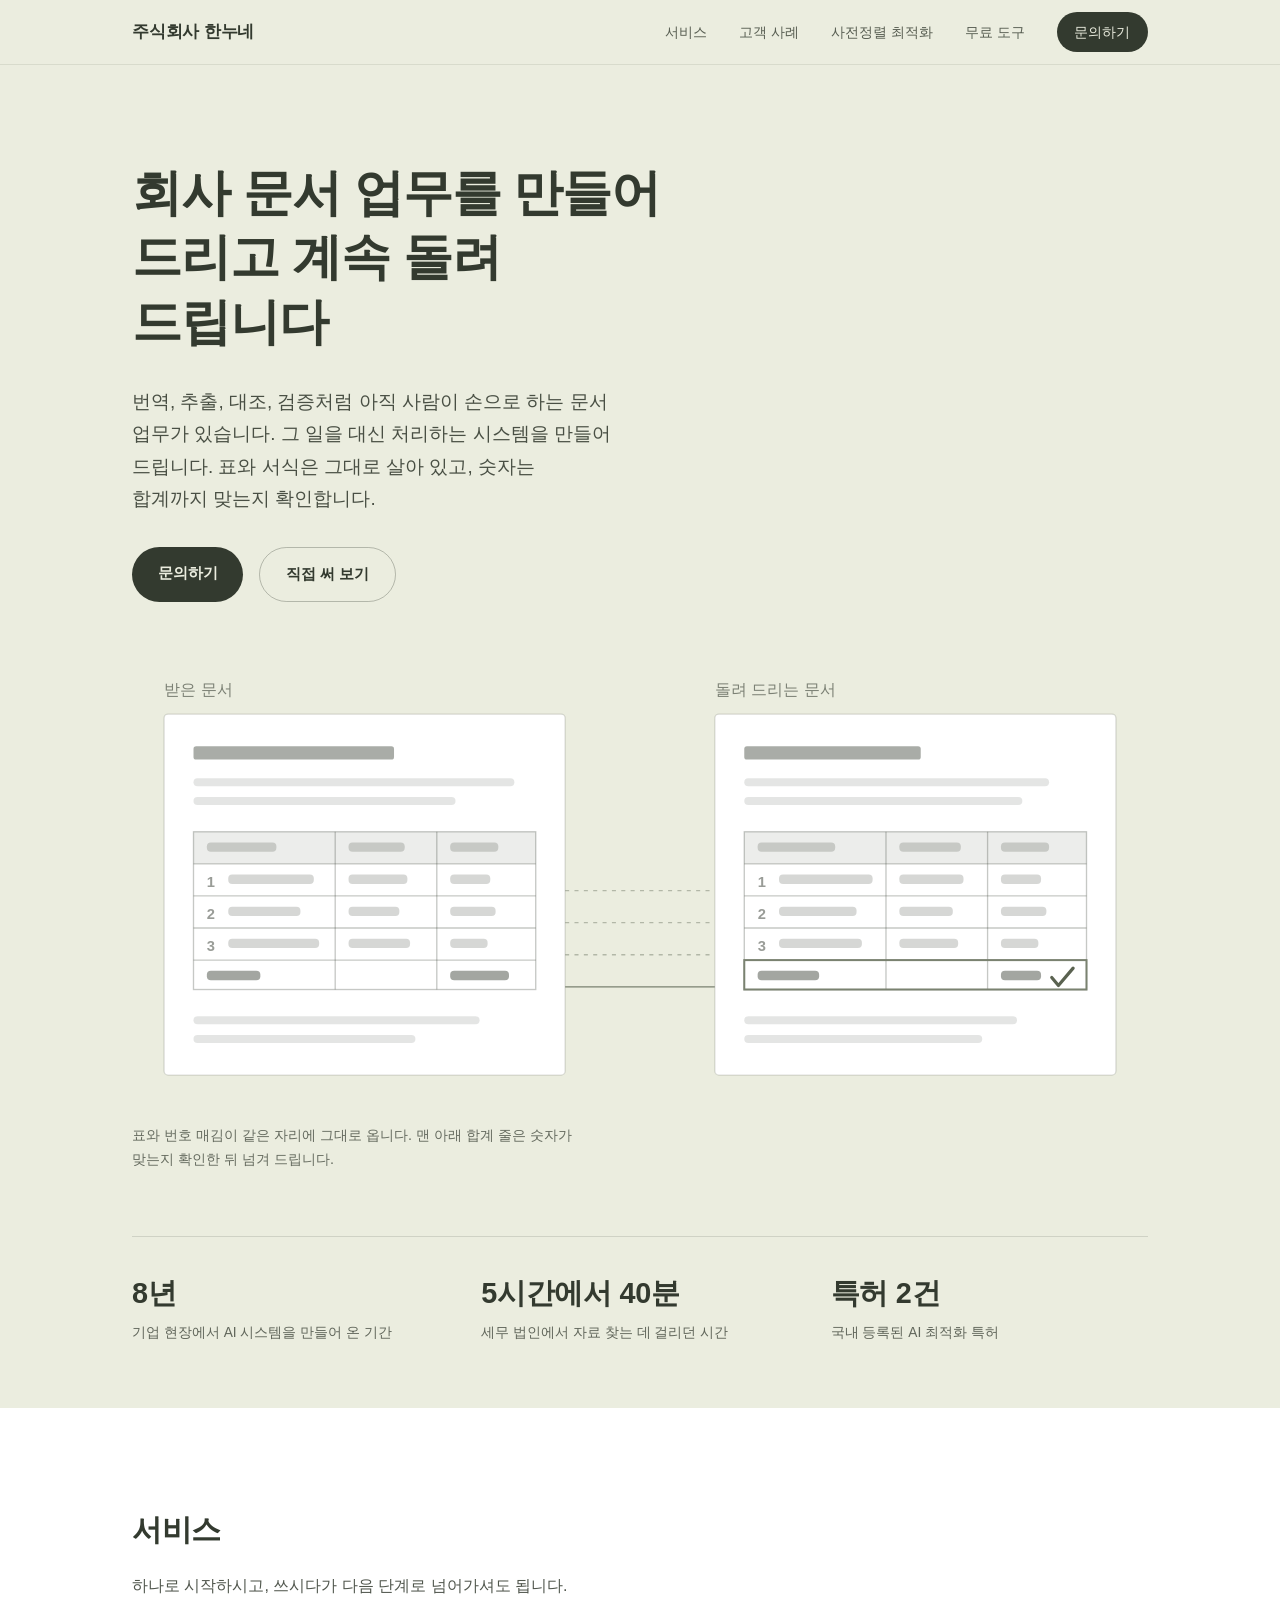
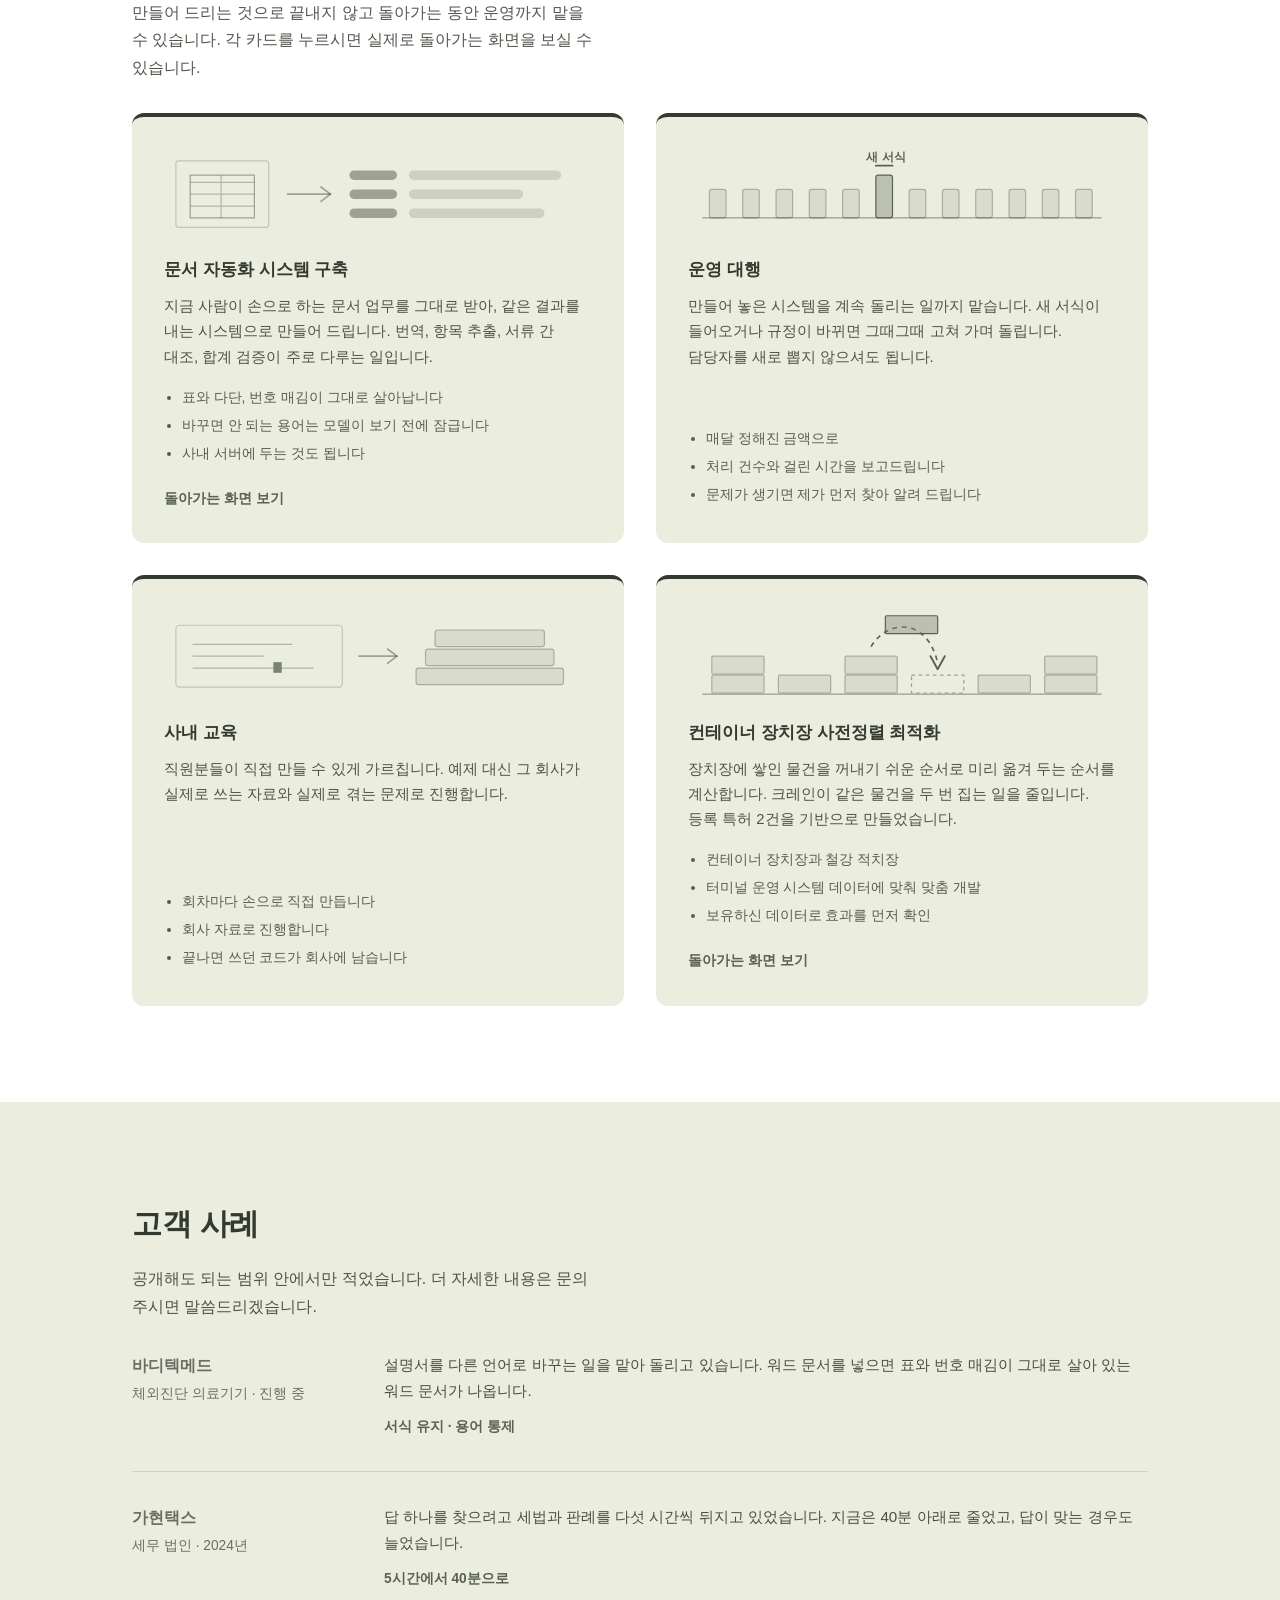
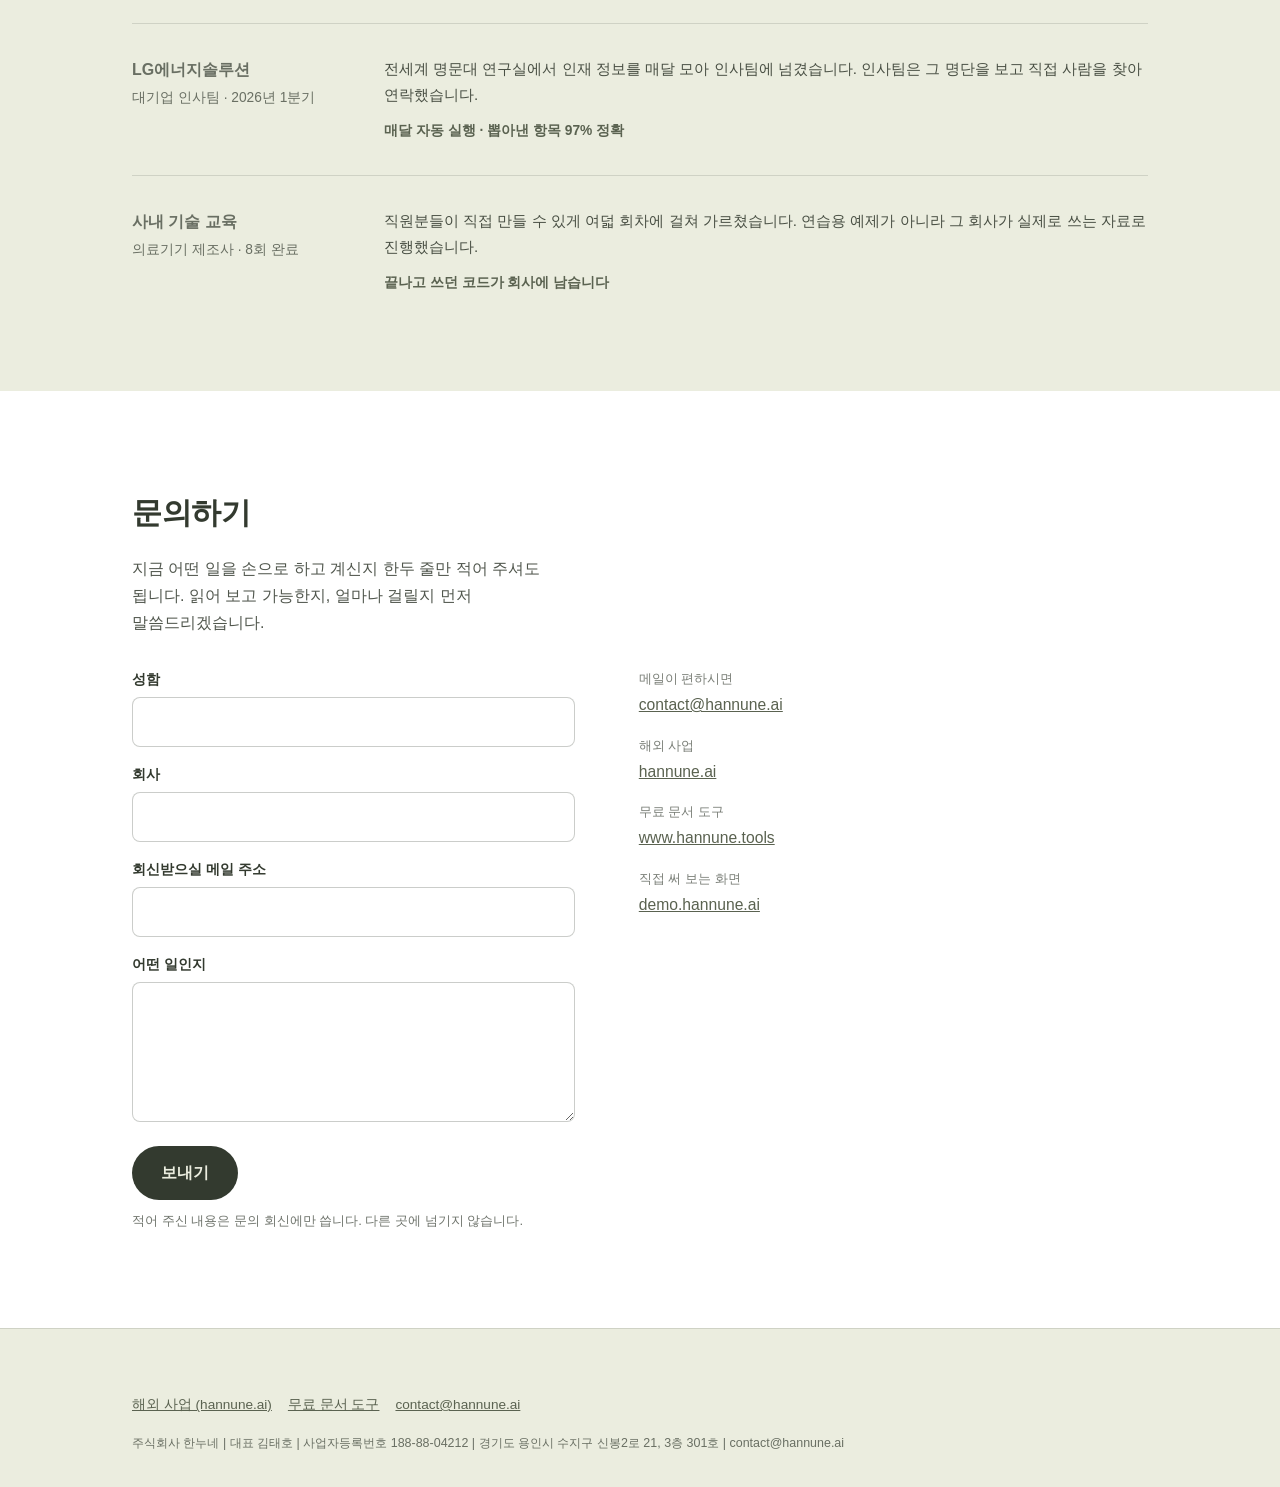
<file: index.html>
<!DOCTYPE html>
<html lang="ko">
<head>
<meta charset="UTF-8">
<meta name="viewport" content="width=device-width, initial-scale=1.0">
<title>주식회사 한누네 — 회사 문서 업무를 만들어 드리고 계속 돌려 드립니다</title>
<meta name="description" content="번역, 추출, 검증처럼 사람이 손으로 하던 문서 업무를 자동화해 드립니다. 서식을 그대로 살리고 숫자를 검증합니다. 만들어 드리는 것으로 끝내지 않고 운영까지 맡습니다.">
<link rel="canonical" href="https://hannune.net/">
<meta property="og:type" content="website">
<meta property="og:title" content="주식회사 한누네">
<meta property="og:description" content="회사 문서 업무를 만들어 드리고 계속 돌려 드립니다.">
<meta property="og:url" content="https://hannune.net/">
<meta property="og:locale" content="ko_KR">
<link rel="icon" href="favicon.svg" type="image/svg+xml">
<link rel="icon" href="favicon.png" type="image/png">
<link rel="stylesheet" href="styles.css">
<!-- 구글 애널리틱스 (2026-10-30 만든 hannune.net 측정 번호).
     영어 사이트 번호를 쓰면 국내 방문이 그쪽 숫자에 섞이므로 따로 만들었다. -->
<script async src="https://www.googletagmanager.com/gtag/js?id=G-S7EXKDCVSP"></script>
<script>
  window.dataLayer = window.dataLayer || [];
  function gtag(){dataLayer.push(arguments);}
  gtag('js', new Date());
  gtag('config', 'G-S7EXKDCVSP');
</script>
<!-- 검색 엔진이 회사와 서비스를 글이 아니라 자료로 읽게 하는 표시다.
     여기 적는 값은 전부 이 쪽에 이미 보이는 것과 같아야 한다. -->
<script type="application/ld+json">
{
  "@context": "https://schema.org",
  "@graph": [
    {
      "@type": "Organization",
      "@id": "https://hannune.net/#org",
      "name": "주식회사 한누네",
      "alternateName": "Hannune Inc.",
      "url": "https://hannune.net/",
      "sameAs": ["https://hannune.ai/"],
      "email": "contact@hannune.ai",
      "founder": {"@type": "Person", "name": "김태호"},
      "address": {
        "@type": "PostalAddress",
        "streetAddress": "신봉2로 21, 3층 301호",
        "addressLocality": "용인시 수지구",
        "addressRegion": "경기도",
        "addressCountry": "KR"
      },
      "taxID": "188-88-04212",
      "description": "회사가 사람 손으로 하던 문서 업무를 대신 처리하는 시스템을 만들고 계속 돌려 드립니다."
    },
    {
      "@type": "WebSite",
      "@id": "https://hannune.net/#site",
      "url": "https://hannune.net/",
      "name": "주식회사 한누네",
      "inLanguage": "ko",
      "publisher": {"@id": "https://hannune.net/#org"}
    },
    {
      "@type": "Service",
      "name": "문서 자동화 시스템 구축",
      "serviceType": "문서 업무 자동화",
      "provider": {"@id": "https://hannune.net/#org"},
      "areaServed": {"@type": "Country", "name": "대한민국"},
      "description": "번역, 항목 추출, 서류 간 대조, 합계 검증처럼 사람이 손으로 하던 문서 업무를 그대로 받아 같은 결과를 내는 시스템으로 만듭니다. 표와 다단과 번호 매김이 그대로 살아납니다."
    },
    {
      "@type": "Service",
      "name": "운영 대행",
      "serviceType": "자동화 시스템 운영",
      "provider": {"@id": "https://hannune.net/#org"},
      "areaServed": {"@type": "Country", "name": "대한민국"},
      "description": "만들어 놓은 시스템을 계속 돌리는 일까지 맡습니다. 새 서식이 들어오거나 규정이 바뀌면 그때그때 고쳐 가며 돌립니다."
    },
    {
      "@type": "Service",
      "name": "사내 교육",
      "serviceType": "기업 기술 교육",
      "provider": {"@id": "https://hannune.net/#org"},
      "areaServed": {"@type": "Country", "name": "대한민국"},
      "description": "직원이 직접 만들 수 있게 가르칩니다. 그 회사가 실제로 쓰는 자료로 진행하고 끝나면 쓰던 코드가 회사에 남습니다."
    },
    {
      "@type": "Service",
      "name": "컨테이너 장치장 사전정렬 최적화",
      "serviceType": "물류 최적화",
      "provider": {"@id": "https://hannune.net/#org"},
      "areaServed": {"@type": "Country", "name": "대한민국"},
      "url": "https://hannune.net/pre-marshalling/",
      "description": "장치장에 쌓인 물건을 꺼내기 쉬운 순서로 미리 옮겨 두는 이동 순서를 계산해 재취급을 줄입니다. 등록 특허 2건을 기반으로 만들었습니다."
    }
  ]
}
</script>
</head>
<body>

<header class="site-header">
  <div class="container header-inner">
    <a href="/" class="site-name">주식회사 한누네</a>
    <nav class="header-nav">
      <a href="#offer">서비스</a>
      <a href="#work">고객 사례</a>
      <a href="/pre-marshalling/">사전정렬 최적화</a>
      <a href="https://www.hannune.tools/" target="_blank" rel="noopener">무료 도구</a>
      <a href="#contact" class="header-cta">문의하기</a>
    </nav>
  </div>
</header>

<main>

<section class="hero">
  <div class="container">
    <h1>회사 문서 업무를 만들어 드리고 계속 돌려 드립니다</h1>
    <p class="lead">
      번역, 추출, 대조, 검증처럼 아직 사람이 손으로 하는 문서 업무가 있습니다.
      그 일을 대신 처리하는 시스템을 만들어 드립니다. 표와 서식은 그대로 살아 있고,
      숫자는 합계까지 맞는지 확인합니다.
    </p>
    <div class="hero-actions">
      <a href="#contact" class="btn btn-primary">문의하기</a>
      <a href="https://demo.hannune.ai/" class="btn btn-secondary" target="_blank" rel="noopener">직접 써 보기</a>
    </div>

    <figure class="hero-figure">
      <!-- 사진 대신 한누네가 실제로 내놓는 결과물을 그린다. 왼쪽이 받은 문서,
           오른쪽이 돌려 드리는 문서다. 표의 줄이 같은 자리에 그대로 있고,
           가운데 가는 선이 그 줄끼리 이어진다는 것을 보여 준다. 마지막 합계
           줄에만 색을 써서 숫자를 확인한다는 것을 한 군데에서만 말한다. -->
      <svg class="doc-pair" viewBox="0 0 760 330" role="img"
           aria-label="왼쪽의 원본 문서와 오른쪽의 번역된 문서. 표와 번호 매김이 같은 자리에 그대로 있고 맨 아래 합계 줄에 확인 표시가 있다.">
        <g class="dp-ink">
          <text class="dp-tag" x="24" y="22">받은 문서</text>
          <text class="dp-tag" x="436" y="22">돌려 드리는 문서</text>

          <!-- 왼쪽 문서 -->
          <rect class="dp-page" x="24" y="36" width="300" height="270" rx="3"/>
          <rect class="dp-title" x="46" y="60" width="150" height="10" rx="2"/>
          <rect class="dp-line" x="46" y="84" width="240" height="6" rx="3"/>
          <rect class="dp-line" x="46" y="98" width="196" height="6" rx="3"/>

          <rect class="dp-head" x="46" y="124" width="256" height="24"/>
          <rect class="dp-grid" x="46" y="124" width="256" height="118"/>
          <path class="dp-rule" d="M46 148 H302 M46 172 H302 M46 196 H302 M46 220 H302"/>
          <path class="dp-rule" d="M152 124 V242 M228 124 V242"/>
          <rect class="dp-cell" x="56" y="132" width="52" height="7" rx="3"/>
          <rect class="dp-cell" x="162" y="132" width="42" height="7" rx="3"/>
          <rect class="dp-cell" x="238" y="132" width="36" height="7" rx="3"/>
          <text class="dp-num" x="56" y="165">1</text>
          <text class="dp-num" x="56" y="189">2</text>
          <text class="dp-num" x="56" y="213">3</text>
          <rect class="dp-cell" x="72" y="156" width="64" height="7" rx="3"/>
          <rect class="dp-cell" x="72" y="180" width="54" height="7" rx="3"/>
          <rect class="dp-cell" x="72" y="204" width="68" height="7" rx="3"/>
          <rect class="dp-cell" x="162" y="156" width="44" height="7" rx="3"/>
          <rect class="dp-cell" x="162" y="180" width="38" height="7" rx="3"/>
          <rect class="dp-cell" x="162" y="204" width="46" height="7" rx="3"/>
          <rect class="dp-cell" x="238" y="156" width="30" height="7" rx="3"/>
          <rect class="dp-cell" x="238" y="180" width="34" height="7" rx="3"/>
          <rect class="dp-cell" x="238" y="204" width="28" height="7" rx="3"/>
          <rect class="dp-cell dp-strong" x="56" y="228" width="40" height="7" rx="3"/>
          <rect class="dp-cell dp-strong" x="238" y="228" width="44" height="7" rx="3"/>

          <rect class="dp-line" x="46" y="262" width="214" height="6" rx="3"/>
          <rect class="dp-line" x="46" y="276" width="166" height="6" rx="3"/>

          <!-- 같은 줄끼리 이어진다 -->
          <path class="dp-link" d="M324 168 H436 M324 192 H436 M324 216 H436"/>
          <path class="dp-link dp-link-sum" d="M324 240 H436"/>

          <!-- 오른쪽 문서 -->
          <rect class="dp-page" x="436" y="36" width="300" height="270" rx="3"/>
          <rect class="dp-title" x="458" y="60" width="132" height="10" rx="2"/>
          <rect class="dp-line" x="458" y="84" width="228" height="6" rx="3"/>
          <rect class="dp-line" x="458" y="98" width="208" height="6" rx="3"/>

          <rect class="dp-head" x="458" y="124" width="256" height="24"/>
          <rect class="dp-grid" x="458" y="124" width="256" height="118"/>
          <path class="dp-rule" d="M458 148 H714 M458 172 H714 M458 196 H714 M458 220 H714"/>
          <path class="dp-rule" d="M564 124 V242 M640 124 V242"/>
          <rect class="dp-cell" x="468" y="132" width="58" height="7" rx="3"/>
          <rect class="dp-cell" x="574" y="132" width="46" height="7" rx="3"/>
          <rect class="dp-cell" x="650" y="132" width="36" height="7" rx="3"/>
          <text class="dp-num" x="468" y="165">1</text>
          <text class="dp-num" x="468" y="189">2</text>
          <text class="dp-num" x="468" y="213">3</text>
          <rect class="dp-cell" x="484" y="156" width="70" height="7" rx="3"/>
          <rect class="dp-cell" x="484" y="180" width="58" height="7" rx="3"/>
          <rect class="dp-cell" x="484" y="204" width="62" height="7" rx="3"/>
          <rect class="dp-cell" x="574" y="156" width="48" height="7" rx="3"/>
          <rect class="dp-cell" x="574" y="180" width="40" height="7" rx="3"/>
          <rect class="dp-cell" x="574" y="204" width="44" height="7" rx="3"/>
          <rect class="dp-cell" x="650" y="156" width="30" height="7" rx="3"/>
          <rect class="dp-cell" x="650" y="180" width="34" height="7" rx="3"/>
          <rect class="dp-cell" x="650" y="204" width="28" height="7" rx="3"/>
          <rect class="dp-cell dp-strong" x="468" y="228" width="46" height="7" rx="3"/>
          <rect class="dp-cell dp-strong" x="650" y="228" width="30" height="7" rx="3"/>
          <rect class="dp-sum" x="458" y="220" width="256" height="22"/>
          <path class="dp-check" d="M688 233 l5 6 l11 -13"/>

          <rect class="dp-line" x="458" y="262" width="204" height="6" rx="3"/>
          <rect class="dp-line" x="458" y="276" width="178" height="6" rx="3"/>
        </g>
      </svg>
      <figcaption>
        표와 번호 매김이 같은 자리에 그대로 옵니다. 맨 아래 합계 줄은 숫자가 맞는지 확인한 뒤 넘겨 드립니다.
      </figcaption>
    </figure>
    <div class="facts">
      <div>
        <div class="fact-value">8년</div>
        <div class="fact-label">기업 현장에서 AI 시스템을 만들어 온 기간</div>
      </div>
      <div>
        <div class="fact-value">5시간에서 40분</div>
        <div class="fact-label">세무 법인에서 자료 찾는 데 걸리던 시간</div>
      </div>
      <div>
        <div class="fact-value">특허 2건</div>
        <div class="fact-label">국내 등록된 AI 최적화 특허</div>
      </div>
    </div>
  </div>
</section>

<section class="section section-white" id="offer">
  <div class="container">
    <h2>서비스</h2>
    <p class="section-lead">
      하나로 시작하시고, 쓰시다가 다음 단계로 넘어가셔도 됩니다.
      만들어 드리는 것으로 끝내지 않고 돌아가는 동안 운영까지 맡을 수 있습니다.
      각 카드를 누르시면 실제로 돌아가는 화면을 보실 수 있습니다.
    </p>

    <div class="offer-grid">
      <article class="offer-card">
        <svg class="offer-figure" viewBox="0 0 360 76" role="img" aria-label="손으로 넘기던 문서가 항목별로 정리된 자료로 바뀌는 그림">
          <g class="of-ink">
            <rect class="of-page" x="10" y="10" width="78" height="56" rx="2"/>
            <path class="of-rule" d="M22 28 H76 M22 38 H76 M22 48 H76 M48 22 V58"/>
            <path class="of-rule of-frame" d="M22 22 H76 V58 H22 Z"/>
            <path class="of-arrow" d="M104 38 H140"/>
            <path class="of-arrow" d="M132 32 l8 6 l-8 6"/>
            <rect class="of-key" x="156" y="18" width="40" height="8" rx="4"/>
            <rect class="of-val" x="206" y="18" width="128" height="8" rx="4"/>
            <rect class="of-key" x="156" y="34" width="40" height="8" rx="4"/>
            <rect class="of-val" x="206" y="34" width="96" height="8" rx="4"/>
            <rect class="of-key" x="156" y="50" width="40" height="8" rx="4"/>
            <rect class="of-val" x="206" y="50" width="114" height="8" rx="4"/>
          </g>
        </svg>
        <h3>문서 자동화 시스템 구축</h3>
        <p>
          지금 사람이 손으로 하는 문서 업무를 그대로 받아, 같은 결과를 내는 시스템으로
          만들어 드립니다. 번역, 항목 추출, 서류 간 대조, 합계 검증이 주로 다루는 일입니다.
        </p>
        <ul>
          <li>표와 다단, 번호 매김이 그대로 살아납니다</li>
          <li>바꾸면 안 되는 용어는 모델이 보기 전에 잠급니다</li>
          <li>사내 서버에 두는 것도 됩니다</li>
        </ul>
        <a class="offer-link" href="https://demo.hannune.ai/" target="_blank" rel="noopener">돌아가는 화면 보기</a>
      </article>

      <article class="offer-card">
        <svg class="offer-figure" viewBox="0 0 360 76" role="img" aria-label="달마다 같은 일이 돌아가고, 새 서식이 들어온 달에는 고쳐서 이어 돌리는 그림">
          <g class="of-ink">
            <path class="of-rule of-base" d="M12 58 H348"/>
            <g class="of-run">
              <rect x="18" y="34" width="14" height="24" rx="2"/>
              <rect x="46" y="34" width="14" height="24" rx="2"/>
              <rect x="74" y="34" width="14" height="24" rx="2"/>
              <rect x="102" y="34" width="14" height="24" rx="2"/>
              <rect x="130" y="34" width="14" height="24" rx="2"/>
              <rect x="186" y="34" width="14" height="24" rx="2"/>
              <rect x="214" y="34" width="14" height="24" rx="2"/>
              <rect x="242" y="34" width="14" height="24" rx="2"/>
              <rect x="270" y="34" width="14" height="24" rx="2"/>
              <rect x="298" y="34" width="14" height="24" rx="2"/>
              <rect x="326" y="34" width="14" height="24" rx="2"/>
            </g>
            <rect class="of-fix" x="158" y="22" width="14" height="36" rx="2"/>
            <path class="of-fix-mark" d="M158 14 h14"/>
            <text class="of-tag" x="150" y="10">새 서식</text>
          </g>
        </svg>
        <h3>운영 대행</h3>
        <p>
          만들어 놓은 시스템을 계속 돌리는 일까지 맡습니다. 새 서식이 들어오거나
          규정이 바뀌면 그때그때 고쳐 가며 돌립니다. 담당자를 새로 뽑지 않으셔도 됩니다.
        </p>
        <ul>
          <li>매달 정해진 금액으로</li>
          <li>처리 건수와 걸린 시간을 보고드립니다</li>
          <li>문제가 생기면 제가 먼저 찾아 알려 드립니다</li>
        </ul>
      </article>

      <article class="offer-card">
        <svg class="offer-figure" viewBox="0 0 360 76" role="img" aria-label="회차를 거치며 직원이 직접 만든 코드가 쌓여 회사에 남는 그림">
          <g class="of-ink">
            <rect class="of-screen" x="10" y="12" width="140" height="52" rx="3"/>
            <path class="of-rule" d="M24 28 H108 M24 38 H84 M24 48 H126"/>
            <rect class="of-caret" x="92" y="43" width="7" height="9"/>
            <path class="of-arrow" d="M164 38 H196"/>
            <path class="of-arrow" d="M188 32 l8 6 l-8 6"/>
            <g class="of-stack">
              <rect x="212" y="48" width="124" height="14" rx="2"/>
              <rect x="220" y="32" width="108" height="14" rx="2"/>
              <rect x="228" y="16" width="92" height="14" rx="2"/>
            </g>
          </g>
        </svg>
        <h3>사내 교육</h3>
        <p>
          직원분들이 직접 만들 수 있게 가르칩니다. 예제 대신 그 회사가 실제로
          쓰는 자료와 실제로 겪는 문제로 진행합니다.
        </p>
        <ul>
          <li>회차마다 손으로 직접 만듭니다</li>
          <li>회사 자료로 진행합니다</li>
          <li>끝나면 쓰던 코드가 회사에 남습니다</li>
        </ul>
      </article>

      <article class="offer-card">
        <svg class="offer-figure" viewBox="0 0 360 76" role="img" aria-label="장치장에 쌓인 컨테이너 중 맨 위 한 개를 크레인이 비어 있는 칸으로 미리 옮겨 두는 그림">
          <g class="of-ink">
            <path class="of-rule of-base" d="M12 70 H348"/>
            <g class="of-box">
              <rect x="20" y="54" width="44" height="15" rx="1"/>
              <rect x="20" y="38" width="44" height="15" rx="1"/>
              <rect x="76" y="54" width="44" height="15" rx="1"/>
              <rect x="132" y="54" width="44" height="15" rx="1"/>
              <rect x="132" y="38" width="44" height="15" rx="1"/>
              <rect x="244" y="54" width="44" height="15" rx="1"/>
              <rect x="300" y="54" width="44" height="15" rx="1"/>
              <rect x="300" y="38" width="44" height="15" rx="1"/>
            </g>
            <path class="of-move" d="M154 30 C 168 6, 202 6, 210 44"/>
            <path class="of-move-head" d="M204 38 l6 11 l6 -11"/>
            <path class="of-slot" d="M188 54 h44 v15 h-44 Z"/>
            <rect class="of-box-move" x="166" y="4" width="44" height="15" rx="1"/>
          </g>
        </svg>
        <h3>컨테이너 장치장 사전정렬 최적화</h3>
        <p>
          장치장에 쌓인 물건을 꺼내기 쉬운 순서로 미리 옮겨 두는 순서를 계산합니다.
          크레인이 같은 물건을 두 번 집는 일을 줄입니다. 등록 특허 2건을 기반으로
          만들었습니다.
        </p>
        <ul>
          <li>컨테이너 장치장과 철강 적치장</li>
          <li>터미널 운영 시스템 데이터에 맞춰 맞춤 개발</li>
          <li>보유하신 데이터로 효과를 먼저 확인</li>
        </ul>
        <a class="offer-link" href="/pre-marshalling/">돌아가는 화면 보기</a>
      </article>
    </div>
  </div>
</section>

<section class="section" id="work">
  <div class="container">
    <h2>고객 사례</h2>
    <p class="section-lead">
      공개해도 되는 범위 안에서만 적었습니다. 더 자세한 내용은 문의 주시면 말씀드리겠습니다.
    </p>

    <div class="case-list">


      <article class="case">
        <div class="case-meta">
          <div class="case-client">바디텍메드</div>
          체외진단 의료기기 · 진행 중
        </div>
        <div class="case-body">
          <p>
            설명서를 다른 언어로 바꾸는 일을 맡아 돌리고 있습니다.
            워드 문서를 넣으면 표와 번호 매김이 그대로 살아 있는 워드 문서가 나옵니다.
          </p>
          <span class="case-result">서식 유지 · 용어 통제</span>
        </div>
      </article>

      <article class="case">
        <div class="case-meta">
          <div class="case-client">가현택스</div>
          세무 법인 · 2024년
        </div>
        <div class="case-body">
          <p>
            답 하나를 찾으려고 세법과 판례를 다섯 시간씩 뒤지고 있었습니다.
            지금은 40분 아래로 줄었고, 답이 맞는 경우도 늘었습니다.
          </p>
          <span class="case-result">5시간에서 40분으로</span>
        </div>
      </article>

      <article class="case">
        <div class="case-meta">
          <div class="case-client">LG에너지솔루션</div>
          대기업 인사팀 · 2026년 1분기
        </div>
        <div class="case-body">
          <p>
            전세계 명문대 연구실에서 인재 정보를 매달 모아 인사팀에 넘겼습니다.
            인사팀은 그 명단을 보고 직접 사람을 찾아 연락했습니다.
          </p>
          <span class="case-result">매달 자동 실행 · 뽑아낸 항목 97% 정확</span>
        </div>
      </article>

      <article class="case">
        <div class="case-meta">
          <div class="case-client">사내 기술 교육</div>
          의료기기 제조사 · 8회 완료
        </div>
        <div class="case-body">
          <p>
            직원분들이 직접 만들 수 있게 여덟 회차에 걸쳐 가르쳤습니다.
            연습용 예제가 아니라 그 회사가 실제로 쓰는 자료로 진행했습니다.
          </p>
          <span class="case-result">끝나고 쓰던 코드가 회사에 남습니다</span>
        </div>
      </article>

    </div>
  </div>
</section>

<section class="section section-white" id="contact">
  <div class="container">
    <h2>문의하기</h2>
    <p class="section-lead">
      지금 어떤 일을 손으로 하고 계신지 한두 줄만 적어 주셔도 됩니다.
      읽어 보고 가능한지, 얼마나 걸릴지 먼저 말씀드리겠습니다.
    </p>

    <div class="contact-grid">
      <form class="contact-form" id="contact-form" novalidate>
        <label for="f-name">성함</label>
        <input type="text" id="f-name" name="name" maxlength="80" autocomplete="name" required>

        <label for="f-company">회사</label>
        <input type="text" id="f-company" name="company" maxlength="120" autocomplete="organization">

        <label for="f-email">회신받으실 메일 주소</label>
        <input type="email" id="f-email" name="email" maxlength="200" autocomplete="email" required>

        <label for="f-message">어떤 일인지</label>
        <textarea id="f-message" name="message" maxlength="4000" required></textarea>

        <button type="submit" id="f-submit">보내기</button>
        <p class="form-note">
          적어 주신 내용은 문의 회신에만 씁니다. 다른 곳에 넘기지 않습니다.
        </p>
        <div class="form-status" id="f-status" role="status" aria-live="polite"></div>
      </form>

      <dl class="contact-direct">
        <dt>메일이 편하시면</dt>
        <dd><a href="mailto:contact@hannune.ai">contact@hannune.ai</a></dd>

        <dt>해외 사업</dt>
        <dd><a href="https://hannune.ai/" target="_blank" rel="noopener">hannune.ai</a></dd>

        <dt>무료 문서 도구</dt>
        <dd><a href="https://www.hannune.tools/" target="_blank" rel="noopener">www.hannune.tools</a></dd>

        <dt>직접 써 보는 화면</dt>
        <dd><a href="https://demo.hannune.ai/" target="_blank" rel="noopener">demo.hannune.ai</a></dd>
      </dl>
    </div>
  </div>
</section>

</main>

<footer class="site-footer">
  <div class="container">
    <div class="footer-links">
      <a href="https://hannune.ai/" target="_blank" rel="noopener">해외 사업 (hannune.ai)</a>
      <a href="https://www.hannune.tools/" target="_blank" rel="noopener">무료 문서 도구</a>
      <a href="mailto:contact@hannune.ai">contact@hannune.ai</a>
    </div>
    <!-- 전자상거래법 제10조는 사이버몰 운영자의 상호와 대표자 성명, 주소, 연락처,
         사업자등록번호를 첫 화면에 표시하도록 한다. 전화번호는 사장님 결정으로
         비워 두었고(2026-10-29) 사업용 번호가 생기면 그때 넣는다. -->
    <p class="business-info">
      주식회사 한누네 | 대표 김태호 | 사업자등록번호 188-88-04212 |
      경기도 용인시 수지구 신봉2로 21, 3층 301호 | contact@hannune.ai
    </p>
  </div>
</footer>

<script>
// 문의 내용을 도구 모음 서버로 보낸다. 이 사이트는 정적 페이지라 서버가 없고,
// 도구 모음 서버는 이미 돌고 있으며 받은 내용을 쌓아 둘 곳도 있다.
(function () {
  var ENDPOINT = 'https://www.hannune.tools/inquiry';
  var form = document.getElementById('contact-form');
  var button = document.getElementById('f-submit');
  var status = document.getElementById('f-status');

  function show(kind, text) {
    status.className = 'form-status show ' + kind;
    status.textContent = text;
  }

  form.addEventListener('submit', function (event) {
    event.preventDefault();
    var data = {
      name: form.name.value.trim(),
      company: form.company.value.trim(),
      email: form.email.value.trim(),
      message: form.message.value.trim(),
      source: 'hannune.net'
    };
    if (!data.name || !data.email || !data.message) {
      show('bad', '성함과 메일 주소, 내용을 적어 주세요.');
      return;
    }
    button.disabled = true;
    show('ok', '보내는 중입니다.');

    fetch(ENDPOINT, {
      method: 'POST',
      headers: { 'Content-Type': 'application/json' },
      body: JSON.stringify(data)
    }).then(function (response) {
      if (!response.ok) { throw new Error('status ' + response.status); }
      return response.json();
    }).then(function () {
      form.reset();
      show('ok', '보냈습니다. 읽어 보고 회신드리겠습니다.');
    }).catch(function () {
      // 보내기가 막히더라도 사람이 연락할 길은 남겨 둔다.
      show('bad', '지금 보내지지 않았습니다. contact@hannune.ai 로 보내 주시면 바로 확인하겠습니다.');
    }).then(function () {
      button.disabled = false;
    });
  });
})();
</script>

</body>
</html>
</file>
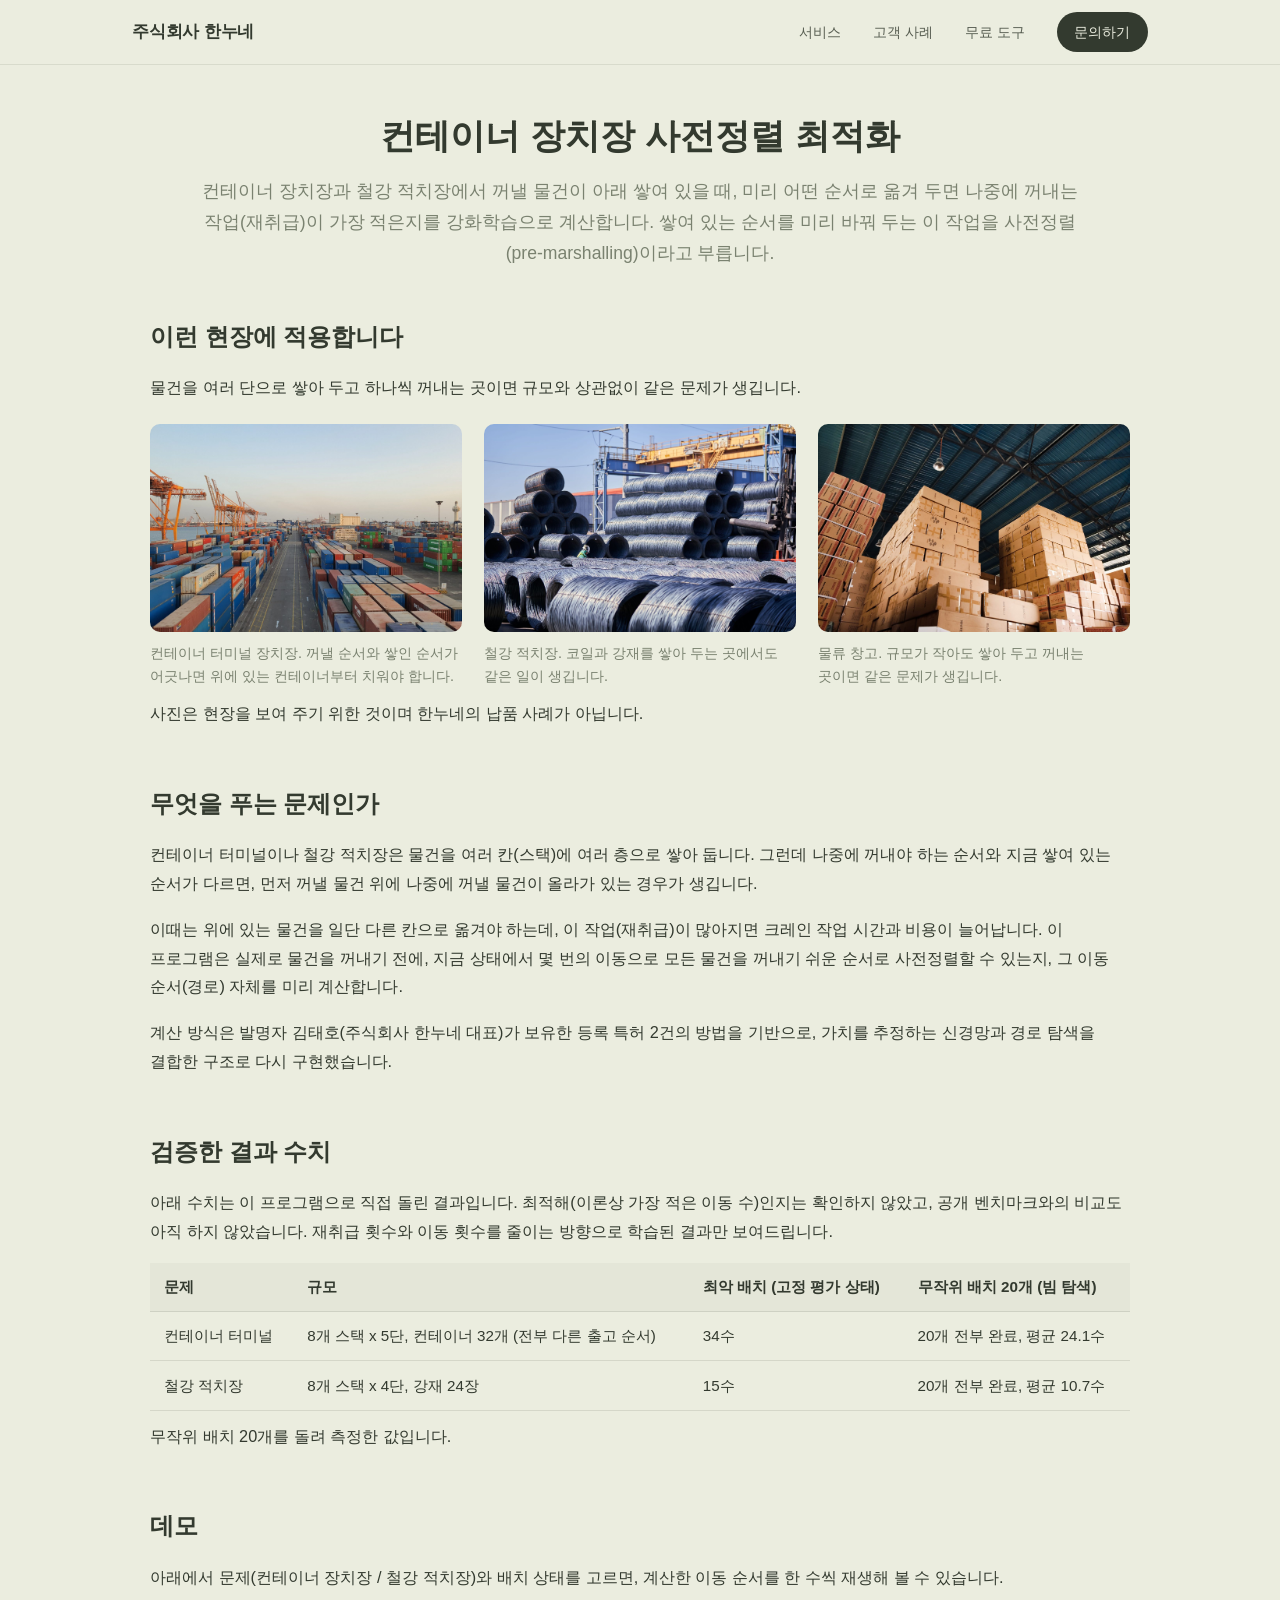
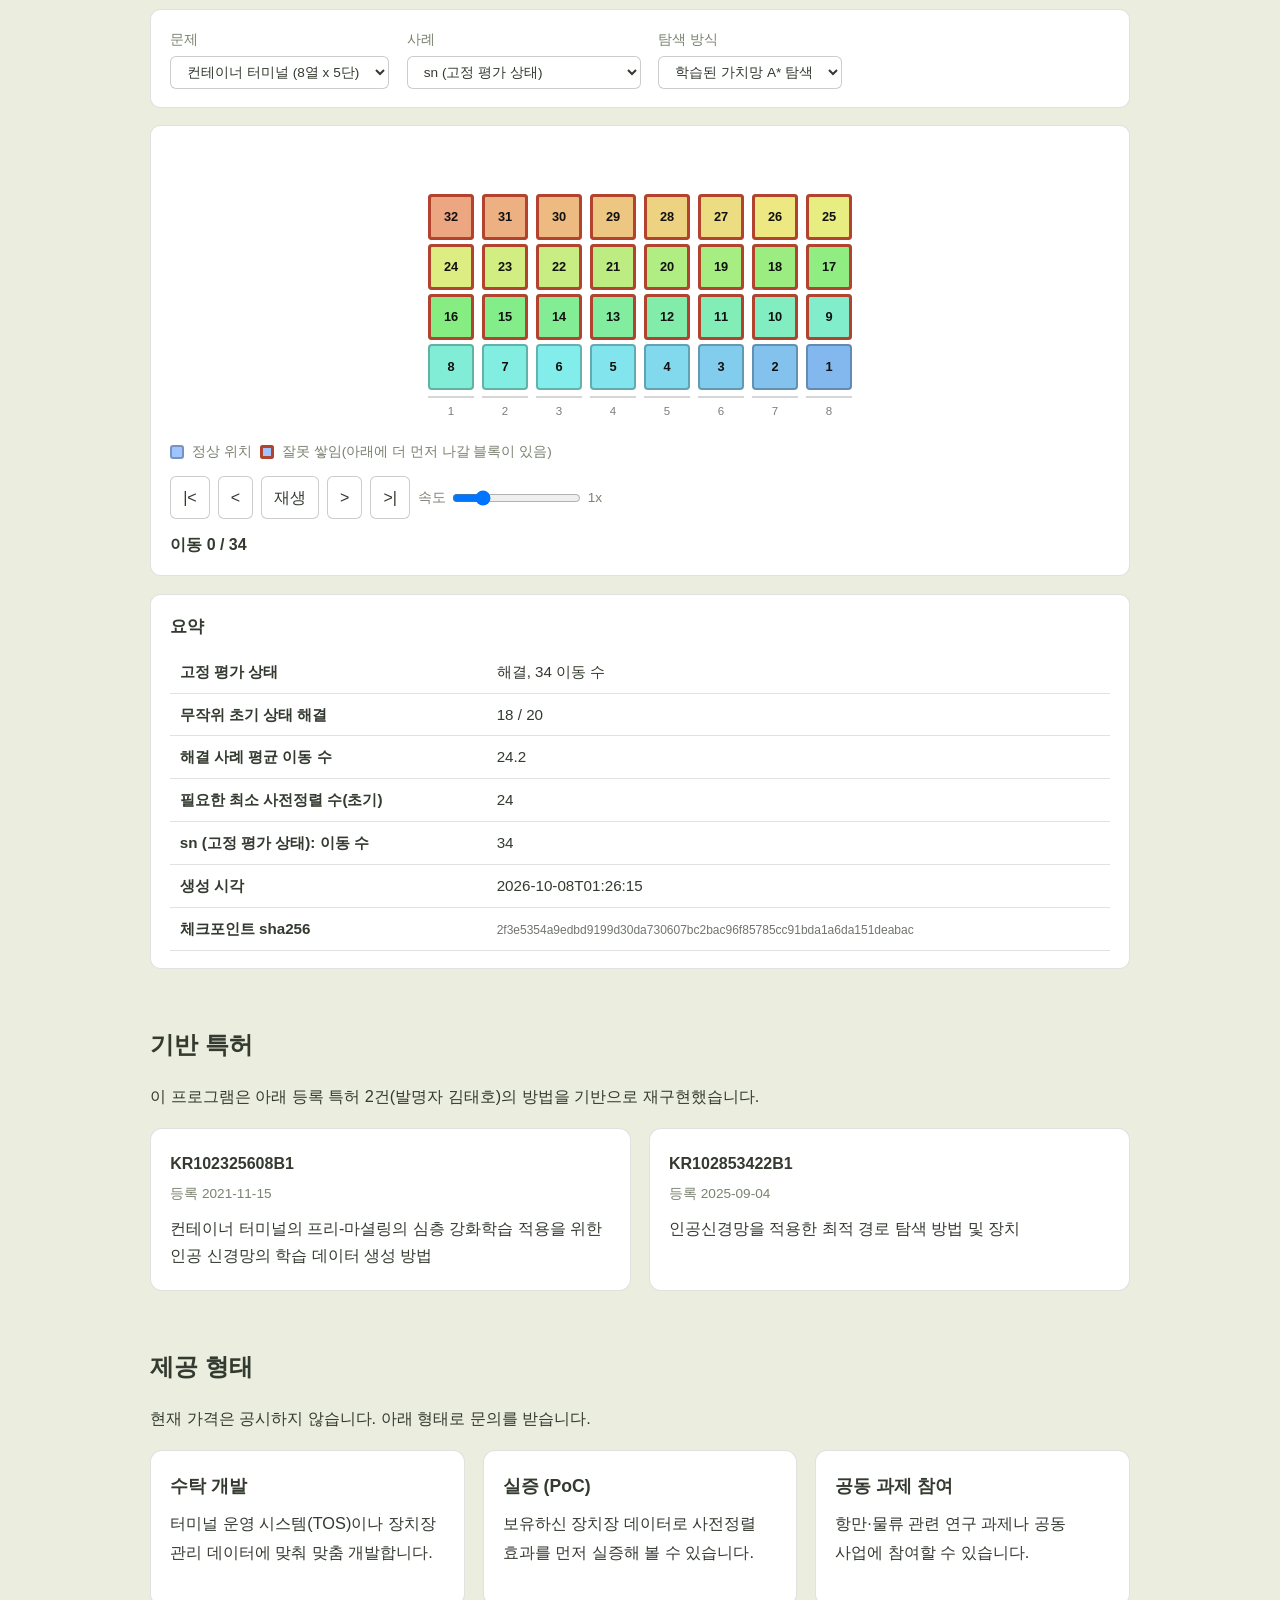
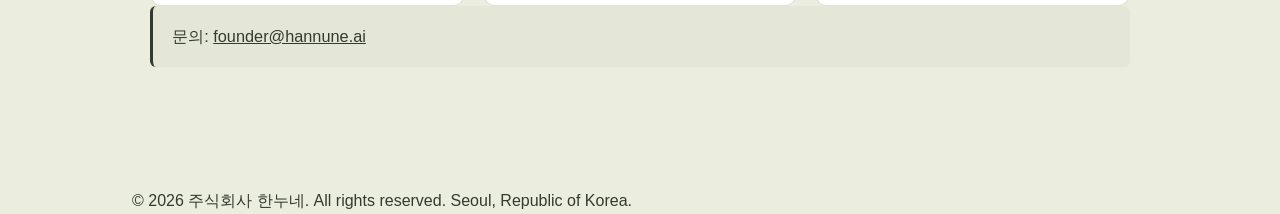
<file: pre-marshalling/index.html>
<!DOCTYPE html>
<html lang="ko">
<head>
<meta charset="UTF-8">
<meta name="viewport" content="width=device-width, initial-scale=1.0">
<!-- 이름은 공식 용어로 쓴다. 장치장은 컨테이너를 쌓아 두는 공간의 공식 용어이고
     사전정렬은 pre-marshalling 의 우리말 표기다(국내 논문 "컨테이너 사전정렬 문제의
     스택 상자 채우기 알고리즘"). 야드는 현장 말, 재배치는 풀어 쓴 말, 솔버는 개발자
     끼리 쓰는 말이라 모두 뺐다 (2026-10-30 사장님 결정). -->
<title>컨테이너 장치장 사전정렬 최적화 — 주식회사 한누네</title>
<meta name="description" content="컨테이너 장치장과 철강 적치장의 사전정렬(pre-marshalling) 순서를 강화학습으로 계산합니다. 특허 2건 기반, 주식회사 한누네.">
<meta name="robots" content="index, follow, max-snippet:-1, max-image-preview:large">
<meta name="googlebot" content="index, follow">
<meta name="last-modified" content="2026-10-09">
<link rel="canonical" href="https://hannune.net/pre-marshalling/">
<link rel="icon" type="image/svg+xml" href="/favicon.svg">
<link rel="icon" type="image/png" href="/favicon.png">
<link rel="apple-touch-icon" href="/favicon.png">
<meta property="og:title" content="컨테이너 장치장 사전정렬 최적화 — 주식회사 한누네">
<meta property="og:description" content="컨테이너 장치장과 철강 적치장의 사전정렬(pre-marshalling) 순서를 강화학습으로 계산합니다. 특허 2건 기반.">
<meta property="og:type" content="website">
<meta property="og:url" content="https://hannune.net/pre-marshalling/">
<meta property="og:site_name" content="Hannune">
<meta property="og:locale" content="ko_KR">
<meta property="og:image" content="https://hannune.net/logo.png">
<meta name="twitter:card" content="summary_large_image">
<meta name="twitter:title" content="컨테이너 장치장 사전정렬 최적화 — 주식회사 한누네">
<meta name="twitter:description" content="컨테이너 장치장과 철강 적치장의 사전정렬(pre-marshalling) 순서를 강화학습으로 계산합니다.">
<meta name="twitter:image" content="https://hannune.net/logo.png">
<link rel="stylesheet" href="../styles.css">
<link rel="stylesheet" href="demo/style.css">
<style>
  .pm-page { padding-top: 3rem; padding-bottom: 4rem; }
  .pm-hero { max-width: 880px; margin: 0 auto 3rem; text-align: center; }
  .pm-hero h1 { font-size: 2.2rem; line-height: 1.3; margin-bottom: 1.1rem; color: var(--color-dark); }
  .pm-hero p.lede { font-size: 1.1rem; line-height: 1.75; color: var(--color-accent); margin-bottom: 1rem; }
  .pm-hero .pm-note { font-size: 0.85rem; color: var(--color-accent); opacity: 0.85; }
  .pm-hero, .pm-section { padding: 0; }
  .pm-section { max-width: 980px; margin: 0 auto 3.5rem; }
  .pm-section h2 { font-size: 1.5rem; margin-bottom: 1rem; color: var(--color-dark); }
  .pm-section p { font-size: 1.02rem; line-height: 1.75; color: var(--color-dark); margin-bottom: 1.1rem; }
  .pm-section ul { margin: 0 0 1.3rem 1.3rem; }
  .pm-section li { font-size: 1.02rem; line-height: 1.7; margin-bottom: 0.55rem; }
  .pm-bench { width: 100%; border-collapse: collapse; margin-bottom: 1rem; font-size: 0.95rem; }
  .pm-bench th, .pm-bench td { padding: 0.7rem 0.85rem; border-bottom: 1px solid rgba(51,58,47,0.12); text-align: left; vertical-align: top; }
  .pm-bench th { background: rgba(51,58,47,0.04); font-weight: 600; }
  .pm-caption { font-size: 0.85rem; color: var(--color-accent); margin-top: -0.3rem; margin-bottom: 1.3rem; }
  .pm-callout { background: rgba(51,58,47,0.04); border-left: 3px solid var(--color-dark); padding: 1rem 1.2rem; border-radius: 6px; margin-bottom: 1.4rem; }
  #pm-demo-embed main { display: block; }
  .pm-patents { display: grid; grid-template-columns: repeat(auto-fit, minmax(260px, 1fr)); gap: 1.1rem; margin-top: 1rem; }
  .pm-patent { border: 1px solid rgba(51,58,47,0.15); border-radius: 12px; padding: 1.3rem 1.2rem; background: #fff; }
  .pm-patent .pm-pnum { font-weight: 600; color: var(--color-dark); margin-bottom: 0.3rem; }
  .pm-patent .pm-pdate { font-size: 0.85rem; color: var(--color-accent); margin-bottom: 0.6rem; }
  .pm-offer-grid { display: grid; grid-template-columns: repeat(auto-fit, minmax(220px, 1fr)); gap: 1.1rem; margin-top: 1rem; }
  .pm-offer { border: 1px solid rgba(51,58,47,0.15); border-radius: 12px; padding: 1.3rem 1.2rem; background: #fff; }
  .pm-offer h3 { font-size: 1.1rem; margin-bottom: 0.5rem; color: var(--color-dark); }
  .pm-photos { display: grid; grid-template-columns: repeat(3, 1fr); gap: 1.4rem; margin: 1.4rem 0 1rem; }
  @media (max-width: 860px) { .pm-photos { grid-template-columns: 1fr; } }
  .pm-photos figure { margin: 0; }
  .pm-photos img { width: 100%; height: auto; aspect-ratio: 3 / 2; object-fit: cover; border-radius: 10px; display: block; background: rgba(51,58,47,0.06); }
  .pm-photos figcaption { margin-top: 0.6rem; font-size: 0.9rem; line-height: 1.6; color: var(--color-accent); }
</style>
<script defer src="https://www.hannune.tools/t.js"></script>
<!-- 구글 애널리틱스 (2026-10-30 만든 hannune.net 측정 번호).
     영어 사이트 번호를 쓰면 국내 방문이 그쪽 숫자에 섞이므로 따로 만들었다. -->
<script async src="https://www.googletagmanager.com/gtag/js?id=G-S7EXKDCVSP"></script>
<script>
  window.dataLayer = window.dataLayer || [];
  function gtag(){dataLayer.push(arguments);}
  gtag('js', new Date());
  gtag('config', 'G-S7EXKDCVSP');
</script>
<!-- 이 쪽 하나를 설명하는 표시다. 본문에 없는 값을 적지 않는다. -->
<script type="application/ld+json">
{
  "@context": "https://schema.org",
  "@type": "Service",
  "name": "컨테이너 장치장 사전정렬 최적화",
  "serviceType": "물류 최적화",
  "url": "https://hannune.net/pre-marshalling/",
  "provider": {
    "@type": "Organization",
    "name": "주식회사 한누네",
    "url": "https://hannune.net/",
    "email": "contact@hannune.ai"
  },
  "areaServed": {"@type": "Country", "name": "대한민국"},
  "audience": {"@type": "Audience", "audienceType": "컨테이너 터미널, 철강 적치장, 물류 창고"},
  "description": "컨테이너 장치장과 철강 적치장에서 꺼낼 물건이 아래 쌓여 있을 때, 미리 어떤 순서로 옮겨 두면 나중에 꺼내는 작업(재취급)이 가장 적은지를 강화학습으로 계산합니다.",
  "isBasedOn": [
    {"@type": "CreativeWork", "name": "KR102325608B1", "description": "컨테이너 터미널의 프리-마셜링의 심층 강화학습 적용을 위한 인공 신경망의 학습 데이터 생성 방법", "datePublished": "2021-11-15"},
    {"@type": "CreativeWork", "name": "KR102853422B1", "description": "인공신경망을 적용한 최적 경로 탐색 방법 및 장치", "datePublished": "2025-09-04"}
  ],
  "hasOfferCatalog": {
    "@type": "OfferCatalog",
    "name": "제공 형태",
    "itemListElement": [
      {"@type": "Offer", "itemOffered": {"@type": "Service", "name": "수탁 개발"}},
      {"@type": "Offer", "itemOffered": {"@type": "Service", "name": "실증 (PoC)"}},
      {"@type": "Offer", "itemOffered": {"@type": "Service", "name": "공동 과제 참여"}}
    ]
  }
}
</script>
</head>
<body>

<header class="site-header">
  <div class="container header-inner">
    <a href="/" class="site-name">주식회사 한누네</a>
    <nav class="header-nav">
      <a href="/#offer">서비스</a>
      <a href="/#work">고객 사례</a>
      <a href="https://www.hannune.tools/" target="_blank" rel="noopener">무료 도구</a>
      <a href="/#contact" class="header-cta">문의하기</a>
    </nav>
  </div>
</header>

<main id="main-content" class="pm-page">
  <div class="container">

    <section class="pm-hero">
      <h1>컨테이너 장치장 사전정렬 최적화</h1>
      <p class="lede">컨테이너 장치장과 철강 적치장에서 꺼낼 물건이 아래 쌓여 있을 때, 미리 어떤 순서로 옮겨 두면 나중에 꺼내는 작업(재취급)이 가장 적은지를 강화학습으로 계산합니다. 쌓여 있는 순서를 미리 바꿔 두는 이 작업을 사전정렬(pre-marshalling)이라고 부릅니다.</p>
    </section>
    <section class="pm-section">
      <h2>이런 현장에 적용합니다</h2>
      <p>물건을 여러 단으로 쌓아 두고 하나씩 꺼내는 곳이면 규모와 상관없이 같은 문제가 생깁니다.</p>
      <div class="pm-photos">
        <figure>
          <img src="photos/container-yard.jpg" width="1600" height="1067" loading="lazy" decoding="async"
               alt="항만 장치장에 컨테이너가 여러 단으로 쌓여 줄지어 있는 모습">
          <figcaption>컨테이너 터미널 장치장. 꺼낼 순서와 쌓인 순서가 어긋나면 위에 있는 컨테이너부터 치워야 합니다.</figcaption>
        </figure>
        <figure>
          <img src="photos/steel-stockyard.jpg" width="1600" height="1067" loading="lazy" decoding="async"
               alt="철강 적치장에 강재 코일이 여러 단으로 쌓여 있고 위에 천장 크레인이 지나가는 모습">
          <figcaption>철강 적치장. 코일과 강재를 쌓아 두는 곳에서도 같은 일이 생깁니다.</figcaption>
        </figure>
        <figure>
          <img src="photos/warehouse.jpg" width="1600" height="1067" loading="lazy" decoding="async"
               alt="실내 물류 창고에 종이 상자가 천장 가까이까지 여러 단으로 쌓여 있는 모습">
          <figcaption>물류 창고. 규모가 작아도 쌓아 두고 꺼내는 곳이면 같은 문제가 생깁니다.</figcaption>
        </figure>
      </div>
      <p class="pm-caption">사진은 현장을 보여 주기 위한 것이며 한누네의 납품 사례가 아닙니다.</p>
    </section>


    <section class="pm-section">
      <h2>무엇을 푸는 문제인가</h2>
      <p>컨테이너 터미널이나 철강 적치장은 물건을 여러 칸(스택)에 여러 층으로 쌓아 둡니다. 그런데 나중에 꺼내야 하는 순서와 지금 쌓여 있는 순서가 다르면, 먼저 꺼낼 물건 위에 나중에 꺼낼 물건이 올라가 있는 경우가 생깁니다.</p>
      <p>이때는 위에 있는 물건을 일단 다른 칸으로 옮겨야 하는데, 이 작업(재취급)이 많아지면 크레인 작업 시간과 비용이 늘어납니다. 이 프로그램은 실제로 물건을 꺼내기 전에, 지금 상태에서 몇 번의 이동으로 모든 물건을 꺼내기 쉬운 순서로 사전정렬할 수 있는지, 그 이동 순서(경로) 자체를 미리 계산합니다.</p>
      <p>계산 방식은 발명자 김태호(주식회사 한누네 대표)가 보유한 등록 특허 2건의 방법을 기반으로, 가치를 추정하는 신경망과 경로 탐색을 결합한 구조로 다시 구현했습니다.</p>
    </section>

    <section class="pm-section">
      <h2>검증한 결과 수치</h2>
      <p>아래 수치는 이 프로그램으로 직접 돌린 결과입니다. 최적해(이론상 가장 적은 이동 수)인지는 확인하지 않았고, 공개 벤치마크와의 비교도 아직 하지 않았습니다. 재취급 횟수와 이동 횟수를 줄이는 방향으로 학습된 결과만 보여드립니다.</p>
      <table class="pm-bench">
        <thead>
          <tr><th>문제</th><th>규모</th><th>최악 배치 (고정 평가 상태)</th><th>무작위 배치 20개 (빔 탐색)</th></tr>
        </thead>
        <tbody>
          <tr>
            <td>컨테이너 터미널</td>
            <td>8개 스택 x 5단, 컨테이너 32개 (전부 다른 출고 순서)</td>
            <td>34수</td>
            <td>20개 전부 완료, 평균 24.1수</td>
          </tr>
          <tr>
            <td>철강 적치장</td>
            <td>8개 스택 x 4단, 강재 24장</td>
            <td>15수</td>
            <td>20개 전부 완료, 평균 10.7수</td>
          </tr>
        </tbody>
      </table>
      <p class="pm-caption">무작위 배치 20개를 돌려 측정한 값입니다.</p>
    </section>

    <section class="pm-section" id="demo">
      <h2>데모</h2>
      <p>아래에서 문제(컨테이너 장치장 / 철강 적치장)와 배치 상태를 고르면, 계산한 이동 순서를 한 수씩 재생해 볼 수 있습니다.</p>
      <div id="pm-demo-embed">
        <main>
          <div class="controls">
            <label><span id="l-problem">문제</span>
              <select id="problem"></select></label>
            <label><span id="l-case">사례</span>
              <select id="case"></select></label>
            <label><span id="l-method">탐색 방식</span>
              <select id="method"></select></label>
          </div>
          <div id="notice" class="notice" hidden></div>
          <div class="stage">
            <div id="bay-wrap"><div id="bay"></div></div>
            <div class="legend"><span class="sw ok"></span><span id="l-ok">정상 위치</span> <span class="sw bad"></span><span id="l-bad">잘못 쌓임(아래에 더 먼저 나갈 블록이 있음)</span></div>
            <div class="player">
              <button id="first" type="button">|&lt;</button>
              <button id="prev" type="button">&lt;</button>
              <button id="play" type="button"></button>
              <button id="next" type="button">&gt;</button>
              <button id="last" type="button">&gt;|</button>
              <label><span id="l-speed">속도</span> <input id="speed" type="range" min="0.25" max="4" step="0.25" value="1"><span id="speedv">1x</span></label>
            </div>
            <div class="status"><span id="step"></span> <span id="mv"></span> <span id="done"></span></div>
          </div>
          <div class="summary" id="summary"></div>
        </main>
      </div>
    </section>

    <section class="pm-section">
      <h2>기반 특허</h2>
      <p>이 프로그램은 아래 등록 특허 2건(발명자 김태호)의 방법을 기반으로 재구현했습니다.</p>
      <div class="pm-patents">
        <div class="pm-patent">
          <div class="pm-pnum">KR102325608B1</div>
          <div class="pm-pdate">등록 2021-11-15</div>
          <div>컨테이너 터미널의 프리-마셜링의 심층 강화학습 적용을 위한 인공 신경망의 학습 데이터 생성 방법</div>
        </div>
        <div class="pm-patent">
          <div class="pm-pnum">KR102853422B1</div>
          <div class="pm-pdate">등록 2025-09-04</div>
          <div>인공신경망을 적용한 최적 경로 탐색 방법 및 장치</div>
        </div>
      </div>
    </section>

    <section class="pm-section">
      <h2>제공 형태</h2>
      <p>현재 가격은 공시하지 않습니다. 아래 형태로 문의를 받습니다.</p>
      <div class="pm-offer-grid">
        <div class="pm-offer">
          <h3>수탁 개발</h3>
          <p>터미널 운영 시스템(TOS)이나 장치장 관리 데이터에 맞춰 맞춤 개발합니다.</p>
        </div>
        <div class="pm-offer">
          <h3>실증 (PoC)</h3>
          <p>보유하신 장치장 데이터로 사전정렬 효과를 먼저 실증해 볼 수 있습니다.</p>
        </div>
        <div class="pm-offer">
          <h3>공동 과제 참여</h3>
          <p>항만·물류 관련 연구 과제나 공동 사업에 참여할 수 있습니다.</p>
        </div>
      </div>
      <p class="pm-callout">문의: <a href="mailto:founder@hannune.ai">founder@hannune.ai</a></p>
    </section>

  </div>
</main>

<footer class="footer">
  <div class="container">
    <p>&copy; <span id="footer-year">2026</span> 주식회사 한누네. All rights reserved. Seoul, Republic of Korea.</p>
  </div>
</footer>

<script>
  var fy = document.getElementById('footer-year');
  if (fy) fy.textContent = new Date().getFullYear();
</script>
<script src="demo/app.js" defer></script>
</body>
</html>
</file>
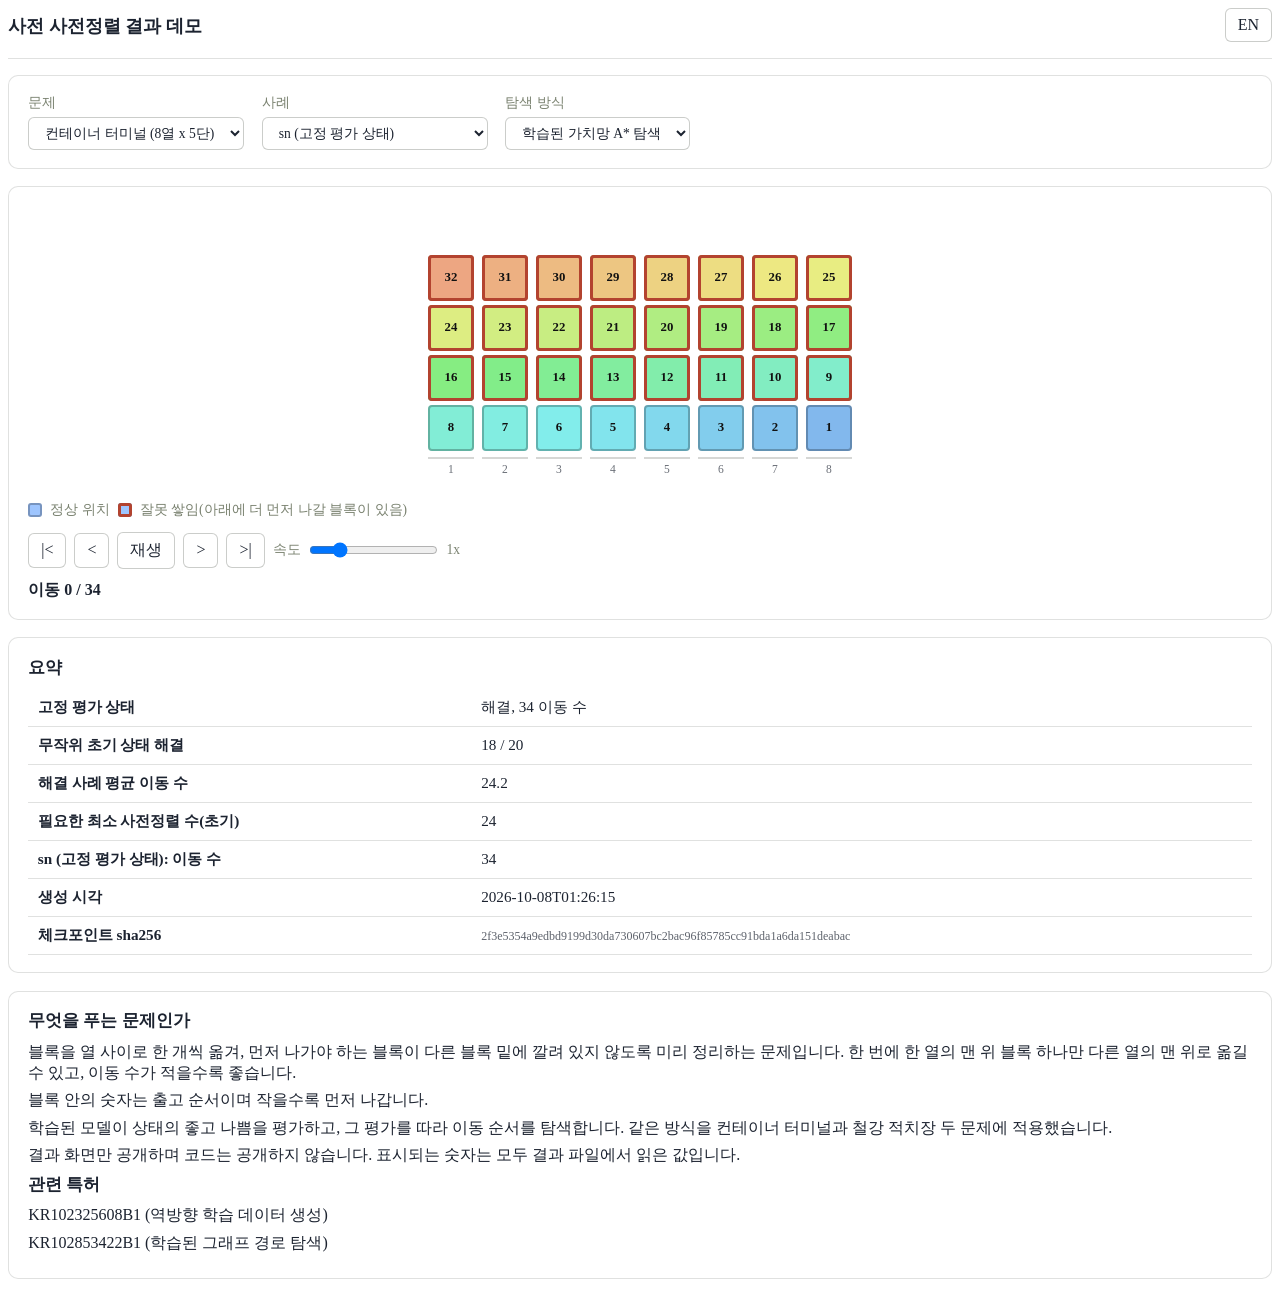
<file: pre-marshalling/demo/index.html>
<!doctype html>
<html lang="ko">
<head>
<meta charset="utf-8">
<meta name="viewport" content="width=device-width, initial-scale=1">
<title>Pre-marshalling Result Demo</title>
<link rel="stylesheet" href="style.css">
<!-- Google Analytics (2026-10-25) -->
<!-- 구글 애널리틱스 (2026-10-30 만든 hannune.net 측정 번호).
     영어 사이트 번호를 쓰면 국내 방문이 그쪽 숫자에 섞이므로 따로 만들었다. -->
<script async src="https://www.googletagmanager.com/gtag/js?id=G-S7EXKDCVSP"></script>
<script>
  window.dataLayer = window.dataLayer || [];
  function gtag(){dataLayer.push(arguments);}
  gtag('js', new Date());
  gtag('config', 'G-S7EXKDCVSP');
</script>
</head>
<body>
<div id="pm-demo-embed">
<header>
  <h1 id="t-title"></h1>
  <button id="lang" type="button">EN</button>
</header>
<main>
  <div class="controls">
    <label><span id="l-problem"></span>
      <select id="problem"></select></label>
    <label><span id="l-case"></span>
      <select id="case"></select></label>
    <label><span id="l-method"></span>
      <select id="method"></select></label>
  </div>
  <div id="notice" class="notice" hidden></div>
  <div class="stage">
    <div id="bay-wrap"><div id="bay"></div></div>
    <div class="legend"><span class="sw ok"></span><span id="l-ok"></span> <span class="sw bad"></span><span id="l-bad"></span></div>
    <div class="player">
      <button id="first" type="button">|&lt;</button>
      <button id="prev" type="button">&lt;</button>
      <button id="play" type="button"></button>
      <button id="next" type="button">&gt;</button>
      <button id="last" type="button">&gt;|</button>
      <label><span id="l-speed"></span> <input id="speed" type="range" min="0.25" max="4" step="0.25" value="1"><span id="speedv">1x</span></label>
    </div>
    <div class="status"><span id="step"></span> <span id="mv"></span> <span id="done"></span></div>
  </div>
  <div class="summary" id="summary"></div>
  <div class="about" id="about"></div>
</main>
</div>
<script src="app.js"></script>
</body>
</html>
</file>
<file: styles.css>
/* 주식회사 한누네 국내 사이트.
   색과 간격 값은 hannune.ai 의 styles.css 를 그대로 가져왔다. 같은 회사의
   사이트이므로 보는 사람이 같은 곳이라고 느껴야 한다. */

:root {
    --color-light: #EBEDDF;
    --color-dark: #333A2F;
    --color-accent: #7A8270;
    --color-hover: #5A6250;
    --color-white: #ffffff;
    --spacing-xs: 0.5rem;
    --spacing-sm: 1rem;
    --spacing-md: 2rem;
    --spacing-lg: 4rem;
    --spacing-xl: 6rem;
    --transition-fast: 0.2s ease;
    --transition-smooth: 0.4s cubic-bezier(0.4, 0, 0.2, 1);
}

* {
    margin: 0;
    padding: 0;
    box-sizing: border-box;
}

html {
    scroll-behavior: smooth;
}

body {
    /* 한국어가 본문이라 한글 글꼴을 앞에 둔다. */
    font-family: 'Pretendard', -apple-system, BlinkMacSystemFont, 'Apple SD Gothic Neo',
        'Noto Sans KR', 'Malgun Gothic', 'Segoe UI', Roboto, sans-serif;
    line-height: 1.7;
    color: var(--color-dark);
    background-color: var(--color-light);
    overflow-x: hidden;
    /* 한글은 단어 중간에서 끊기면 읽기 나쁘다. */
    word-break: keep-all;
}

a {
    color: inherit;
}

.container {
    width: 100%;
    max-width: 1080px;
    margin: 0 auto;
    padding: 0 var(--spacing-md);
}

/* ── 맨 위 줄 ───────────────────────────────── */

.site-header {
    position: sticky;
    top: 0;
    z-index: 100;
    background: rgba(235, 237, 223, 0.92);
    backdrop-filter: blur(8px);
    border-bottom: 1px solid rgba(51, 58, 47, 0.1);
}

.header-inner {
    display: flex;
    align-items: center;
    justify-content: space-between;
    height: 64px;
}

.site-name {
    font-size: 1.05rem;
    font-weight: 700;
    letter-spacing: -0.01em;
    text-decoration: none;
}

.header-nav {
    display: flex;
    gap: var(--spacing-md);
    align-items: center;
}

.header-nav a {
    font-size: 0.9rem;
    text-decoration: none;
    color: var(--color-dark);
    opacity: 0.8;
    transition: opacity var(--transition-fast);
}

.header-nav a:hover {
    opacity: 1;
}

.header-cta {
    background: var(--color-dark);
    color: var(--color-light) !important;
    padding: 0.5rem 1.1rem;
    border-radius: 999px;
    opacity: 1 !important;
    transition: background var(--transition-fast);
}

.header-cta:hover {
    background: var(--color-hover);
}

/* ── 첫 화면 ───────────────────────────────── */

.hero {
    padding: var(--spacing-xl) 0 var(--spacing-lg);
}

.hero h1 {
    font-size: clamp(1.9rem, 4.6vw, 3.1rem);
    line-height: 1.3;
    letter-spacing: -0.02em;
    font-weight: 700;
    max-width: 20ch;
}

.hero p.lead {
    margin-top: var(--spacing-md);
    font-size: clamp(1rem, 1.8vw, 1.18rem);
    max-width: 46ch;
    opacity: 0.88;
}

.hero-actions {
    margin-top: var(--spacing-md);
    display: flex;
    gap: var(--spacing-sm);
    flex-wrap: wrap;
}

.btn {
    display: inline-block;
    padding: 0.85rem 1.6rem;
    border-radius: 999px;
    text-decoration: none;
    font-size: 0.95rem;
    font-weight: 600;
    transition: transform var(--transition-fast), background var(--transition-fast);
}

.btn-primary {
    background: var(--color-dark);
    color: var(--color-light);
}

.btn-primary:hover {
    background: var(--color-hover);
    transform: translateY(-2px);
}

.btn-secondary {
    background: transparent;
    color: var(--color-dark);
    border: 1px solid rgba(51, 58, 47, 0.3);
}

.btn-secondary:hover {
    border-color: var(--color-dark);
    transform: translateY(-2px);
}

/* ── 숫자 세 개 ───────────────────────────── */

.facts {
    display: grid;
    grid-template-columns: repeat(3, 1fr);
    gap: var(--spacing-md);
    margin-top: var(--spacing-lg);
    padding-top: var(--spacing-md);
    border-top: 1px solid rgba(51, 58, 47, 0.15);
}

.fact-value {
    font-size: clamp(1.3rem, 2.6vw, 1.8rem);
    font-weight: 700;
    letter-spacing: -0.01em;
}

.fact-label {
    font-size: 0.86rem;
    opacity: 0.75;
    margin-top: 0.2rem;
}

/* ── 공통 구역 ───────────────────────────── */

.section {
    padding: var(--spacing-xl) 0;
}

.section-white {
    background: var(--color-white);
}

.section h2 {
    font-size: clamp(1.4rem, 2.6vw, 1.9rem);
    letter-spacing: -0.01em;
    margin-bottom: var(--spacing-sm);
}

.section .section-lead {
    max-width: 52ch;
    opacity: 0.85;
    margin-bottom: var(--spacing-md);
}

/* ── 하는 일 ───────────────────────────────── */

.offer-grid {
    display: grid;
    grid-template-columns: repeat(2, 1fr);
    gap: var(--spacing-md);
}

.offer-card {
    background: var(--color-light);
    border-radius: 12px;
    padding: var(--spacing-md);
    border-top: 4px solid var(--color-dark);
    display: flex;
    flex-direction: column;
}

.section-white .offer-card {
    background: var(--color-light);
}

.offer-card h3 {
    font-size: 1.08rem;
    margin-bottom: 0.6rem;
}

.offer-card p {
    font-size: 0.93rem;
    opacity: 0.85;
    flex: 1;
}

.offer-card ul {
    margin-top: var(--spacing-sm);
    padding-left: 1.1rem;
    font-size: 0.88rem;
    opacity: 0.8;
}

.offer-card li {
    margin-bottom: 0.25rem;
}

/* 카드마다 그 일이 실제로 돌아가는 화면으로 간다. 카드 맨 아래에 붙도록
   margin-top: auto 를 쓴다(카드가 flex 열 방향이다). */
.offer-link {
    margin-top: auto;
    padding-top: var(--spacing-sm);
    font-size: 0.9rem;
    font-weight: 600;
    color: var(--color-hover);
    text-decoration: none;
    border-bottom: 1px solid transparent;
    align-self: flex-start;
    transition: border-color var(--transition-fast);
}

.offer-link:hover {
    border-bottom-color: var(--color-hover);
}

/* ── 한 일 ───────────────────────────────── */

.case-list {
    display: flex;
    flex-direction: column;
    gap: var(--spacing-md);
}

.case {
    display: grid;
    grid-template-columns: 220px 1fr;
    gap: var(--spacing-md);
    padding-bottom: var(--spacing-md);
    border-bottom: 1px solid rgba(51, 58, 47, 0.15);
}

.case:last-child {
    border-bottom: none;
    padding-bottom: 0;
}

.case-meta {
    font-size: 0.86rem;
    opacity: 0.7;
}

.case-client {
    font-weight: 700;
    opacity: 1;
    font-size: 1rem;
    margin-bottom: 0.2rem;
}

.case-body h3 {
    font-size: 1.05rem;
    margin-bottom: 0.5rem;
}

.case-body p {
    font-size: 0.95rem;
    opacity: 0.88;
}

.case-result {
    display: inline-block;
    margin-top: 0.7rem;
    font-size: 0.86rem;
    font-weight: 600;
    color: var(--color-hover);
}

/* ── 문의 ───────────────────────────────── */

.contact-grid {
    display: grid;
    grid-template-columns: 1fr 1.15fr;
    gap: var(--spacing-lg);
    align-items: start;
}

.contact-form label {
    display: block;
    font-size: 0.88rem;
    font-weight: 600;
    margin-bottom: 0.3rem;
    margin-top: var(--spacing-sm);
}

.contact-form label:first-child {
    margin-top: 0;
}

.contact-form input,
.contact-form textarea {
    width: 100%;
    padding: 0.7rem 0.9rem;
    border: 1px solid rgba(51, 58, 47, 0.25);
    border-radius: 8px;
    font: inherit;
    font-size: 0.95rem;
    background: var(--color-white);
    color: var(--color-dark);
}

.contact-form textarea {
    min-height: 140px;
    resize: vertical;
}

.contact-form input:focus,
.contact-form textarea:focus {
    outline: 2px solid var(--color-accent);
    outline-offset: 1px;
    border-color: transparent;
}

.contact-form button {
    margin-top: var(--spacing-sm);
    padding: 0.85rem 1.8rem;
    border: none;
    border-radius: 999px;
    background: var(--color-dark);
    color: var(--color-light);
    font: inherit;
    font-weight: 600;
    cursor: pointer;
    transition: background var(--transition-fast);
}

.contact-form button:hover:not(:disabled) {
    background: var(--color-hover);
}

.contact-form button:disabled {
    opacity: 0.55;
    cursor: default;
}

.form-note {
    font-size: 0.82rem;
    opacity: 0.7;
    margin-top: 0.6rem;
}

.form-status {
    margin-top: var(--spacing-sm);
    padding: 0.8rem 1rem;
    border-radius: 8px;
    font-size: 0.92rem;
    display: none;
}

.form-status.show {
    display: block;
}

.form-status.ok {
    background: rgba(122, 130, 112, 0.18);
    border: 1px solid var(--color-accent);
}

.form-status.bad {
    background: rgba(170, 60, 50, 0.1);
    border: 1px solid rgba(170, 60, 50, 0.4);
}

.contact-direct dt {
    font-size: 0.82rem;
    opacity: 0.65;
    margin-top: var(--spacing-sm);
}

.contact-direct dt:first-child {
    margin-top: 0;
}

.contact-direct dd {
    font-size: 0.98rem;
    margin-top: 0.1rem;
}

.contact-direct a {
    color: var(--color-hover);
}

/* ── 맨 아래 ───────────────────────────────── */

.site-footer {
    padding: var(--spacing-lg) 0 var(--spacing-md);
    border-top: 1px solid rgba(51, 58, 47, 0.15);
    font-size: 0.85rem;
}

.footer-links {
    display: flex;
    gap: var(--spacing-sm);
    flex-wrap: wrap;
    margin-bottom: var(--spacing-sm);
}

.footer-links a {
    color: var(--color-hover);
}

/* 전자상거래법이 요구하는 사업자 표시. 읽을 수는 있되 화면의 주인공은
   아니므로 한 단계 연하게 둔다. */
.business-info {
    font-size: 0.78rem;
    opacity: 0.7;
    line-height: 1.8;
}

/* ── 좁은 화면 ───────────────────────────── */

@media (max-width: 860px) {
    .offer-grid { grid-template-columns: 1fr; }
    .contact-grid { grid-template-columns: 1fr; gap: var(--spacing-md); }
    .case { grid-template-columns: 1fr; gap: var(--spacing-xs); }
    .facts { grid-template-columns: 1fr; gap: var(--spacing-sm); }
    .header-nav a:not(.header-cta) { display: none; }
}

@media (max-width: 480px) {
    .container { padding: 0 var(--spacing-sm); }
    .hero { padding: var(--spacing-lg) 0 var(--spacing-md); }
    .section { padding: var(--spacing-lg) 0; }
}

@media (prefers-reduced-motion: reduce) {
    * { transition: none !important; scroll-behavior: auto !important; }
}

/* ── 그림 ───────────────────────────────── */

/* 사진을 쓰지 않는다. 이 회사가 실제로 내놓는 것(서식이 살아 있는 문서,
   쌓여 있는 컨테이너)을 선으로 그려서 보여 준다. 색은 위에 정의한 네 가지만
   쓰고, 강조색은 한 화면에 한 군데에만 쓴다. */

.hero-figure {
    margin: var(--spacing-lg) 0 var(--spacing-md);
}

.doc-pair {
    display: block;
    width: 100%;
    height: auto;
}

.hero-figure figcaption {
    margin-top: var(--spacing-sm);
    font-size: 0.9rem;
    opacity: 0.72;
    max-width: 56ch;
}

.dp-page {
    fill: var(--color-white);
    stroke: rgba(51, 58, 47, 0.16);
    stroke-width: 1;
}

.dp-title { fill: rgba(51, 58, 47, 0.42); }
.dp-line { fill: rgba(51, 58, 47, 0.13); }
.dp-cell { fill: rgba(51, 58, 47, 0.2); }
.dp-strong { fill: rgba(51, 58, 47, 0.45); }
.dp-head { fill: rgba(122, 130, 112, 0.14); }

.dp-grid,
.dp-rule {
    fill: none;
    stroke: rgba(51, 58, 47, 0.28);
    stroke-width: 1;
}

.dp-num {
    fill: rgba(51, 58, 47, 0.5);
    font-size: 11px;
    font-weight: 600;
}

.dp-tag {
    fill: var(--color-dark);
    font-size: 12px;
    opacity: 0.6;
}

/* 같은 줄끼리 이어진다는 것을 보여 주는 가는 선 */
.dp-link {
    fill: none;
    stroke: rgba(122, 130, 112, 0.5);
    stroke-width: 1;
    stroke-dasharray: 3 4;
}

.dp-link-sum { stroke: var(--color-accent); stroke-dasharray: none; }

/* 강조는 여기 한 군데뿐이다: 합계 줄을 확인했다는 표시 */
.dp-sum {
    fill: none;
    stroke: var(--color-accent);
    stroke-width: 1.5;
}

.dp-check {
    fill: none;
    stroke: var(--color-hover);
    stroke-width: 2.4;
    stroke-linecap: round;
    stroke-linejoin: round;
}

/* 서비스 카드 위의 띠 그림 */
.offer-figure {
    display: block;
    width: 100%;
    height: auto;
    margin-bottom: var(--spacing-sm);
}

.of-page,
.of-screen {
    fill: var(--color-white);
    stroke: rgba(51, 58, 47, 0.22);
    stroke-width: 1;
}

.section-white .of-page,
.section-white .of-screen { fill: var(--color-light); }

.of-rule {
    fill: none;
    stroke: rgba(51, 58, 47, 0.3);
    stroke-width: 1;
}

.of-frame { stroke: rgba(51, 58, 47, 0.42); }
.of-base { stroke: rgba(51, 58, 47, 0.45); }

.of-arrow {
    fill: none;
    stroke: rgba(51, 58, 47, 0.42);
    stroke-width: 1.4;
    stroke-linecap: round;
    stroke-linejoin: round;
}

.of-key { fill: rgba(51, 58, 47, 0.42); }
.of-val { fill: rgba(51, 58, 47, 0.16); }
.of-caret { fill: var(--color-accent); }

.of-run rect,
.of-stack rect,
.of-box rect {
    fill: rgba(122, 130, 112, 0.16);
    stroke: rgba(51, 58, 47, 0.32);
    stroke-width: 1;
}

/* 카드마다 색이 들어가는 자리는 하나다 */
.of-fix {
    fill: rgba(122, 130, 112, 0.42);
    stroke: var(--color-hover);
    stroke-width: 1;
}

.of-fix-mark {
    stroke: var(--color-hover);
    stroke-width: 1.6;
    stroke-linecap: round;
}

.of-tag {
    fill: var(--color-hover);
    font-size: 10px;
    font-weight: 600;
}

.of-box-move {
    fill: rgba(122, 130, 112, 0.42);
    stroke: var(--color-hover);
    stroke-width: 1;
}

.of-move {
    fill: none;
    stroke: var(--color-hover);
    stroke-width: 1.4;
    stroke-dasharray: 4 4;
}

.of-move-head {
    fill: none;
    stroke: var(--color-hover);
    stroke-width: 1.6;
    stroke-linecap: round;
    stroke-linejoin: round;
}

/* 좁은 화면에서는 그림 전체가 줄어들어 글자만 읽기 어려워진다.
   그림 속 글자는 그림 좌표계를 따르므로 여기서 키워 주면 비율이 맞는다. */
@media (max-width: 680px) {
    .hero-figure { margin-top: var(--spacing-md); }
    .dp-tag { font-size: 20px; }
    .dp-num { font-size: 17px; }
    .of-tag { font-size: 15px; }
}

/* 비어 있는 칸: 옮겨 갈 자리를 점선으로만 표시한다 */
.of-slot {
    fill: none;
    stroke: rgba(122, 130, 112, 0.7);
    stroke-width: 1;
    stroke-dasharray: 3 3;
}
</file>
<file: pre-marshalling/demo/style.css>
#pm-demo-embed{color:var(--color-dark,#1c2330)}
#pm-demo-embed *{box-sizing:border-box}
#pm-demo-embed header{display:flex;justify-content:space-between;align-items:center;padding:0 0 1rem;margin-bottom:1rem;border-bottom:1px solid rgba(51,58,47,0.15)}
#pm-demo-embed header h1{font-size:1.15rem;margin:0;color:var(--color-dark,#1c2330)}
#pm-demo-embed .controls,
#pm-demo-embed .stage,
#pm-demo-embed .summary,
#pm-demo-embed .about{background:#fff;border:1px solid rgba(51,58,47,0.15);border-radius:10px;padding:1.1rem 1.2rem;margin-bottom:1.1rem}
#pm-demo-embed .controls{display:flex;gap:1.1rem;flex-wrap:wrap}
#pm-demo-embed .controls label{display:flex;flex-direction:column;gap:0.3rem;font-size:0.85rem;color:var(--color-accent,#7A8270)}
#pm-demo-embed select,
#pm-demo-embed button{font:inherit;padding:0.45rem 0.75rem;border:1px solid rgba(51,58,47,0.25);border-radius:6px;background:#fff;color:var(--color-dark,#1c2330);cursor:pointer}
#pm-demo-embed button:hover{border-color:var(--color-dark,#333A2F)}
#pm-demo-embed .notice{background:#fff;border:1px dashed #b3432f;border-radius:8px;padding:1rem;margin-bottom:1.1rem}
#pm-demo-embed #bay-wrap{overflow-x:auto;padding-bottom:0.4rem}
#pm-demo-embed #bay{position:relative;margin:0 auto}
#pm-demo-embed .slot{position:absolute;border-bottom:2px solid rgba(51,58,47,0.2)}
#pm-demo-embed .blk{position:absolute;display:flex;align-items:center;justify-content:center;font-weight:600;font-size:0.8rem;color:#111;border:2px solid rgba(0,0,0,.25);border-radius:4px;transition:transform .35s ease,outline-color .2s}
#pm-demo-embed .blk.bad{outline:3px solid #b3432f;outline-offset:-3px}
#pm-demo-embed .sidx{position:absolute;text-align:center;font-size:0.72rem;opacity:.65}
#pm-demo-embed .legend{display:flex;gap:0.5rem;align-items:center;font-size:0.85rem;margin:0.6rem 0;flex-wrap:wrap;color:var(--color-accent,#7A8270)}
#pm-demo-embed .sw{display:inline-block;width:14px;height:14px;border-radius:3px;border:2px solid rgba(0,0,0,.25)}
#pm-demo-embed .sw.ok{background:#9ec5fe}
#pm-demo-embed .sw.bad{background:#9ec5fe;outline:3px solid #b3432f;outline-offset:-3px}
#pm-demo-embed .player{display:flex;gap:0.5rem;align-items:center;flex-wrap:wrap;margin-top:0.8rem}
#pm-demo-embed .player label{display:flex;gap:0.4rem;align-items:center;font-size:0.85rem;color:var(--color-accent,#7A8270)}
#pm-demo-embed .status{margin-top:0.7rem;font-weight:600;color:var(--color-dark,#1c2330)}
#pm-demo-embed .status .done{color:var(--color-accent,#7A8270)}
#pm-demo-embed table{border-collapse:collapse;width:100%;font-size:0.95rem}
#pm-demo-embed td,
#pm-demo-embed th{border-bottom:1px solid rgba(51,58,47,0.15);padding:0.5rem 0.6rem;text-align:left}
#pm-demo-embed h2{font-size:1.05rem;margin:0 0 0.6rem;color:var(--color-dark,#1c2330)}
#pm-demo-embed .about p{margin:0.4rem 0}
#pm-demo-embed .small{font-size:0.75rem;opacity:.7;word-break:break-all}
</file>
